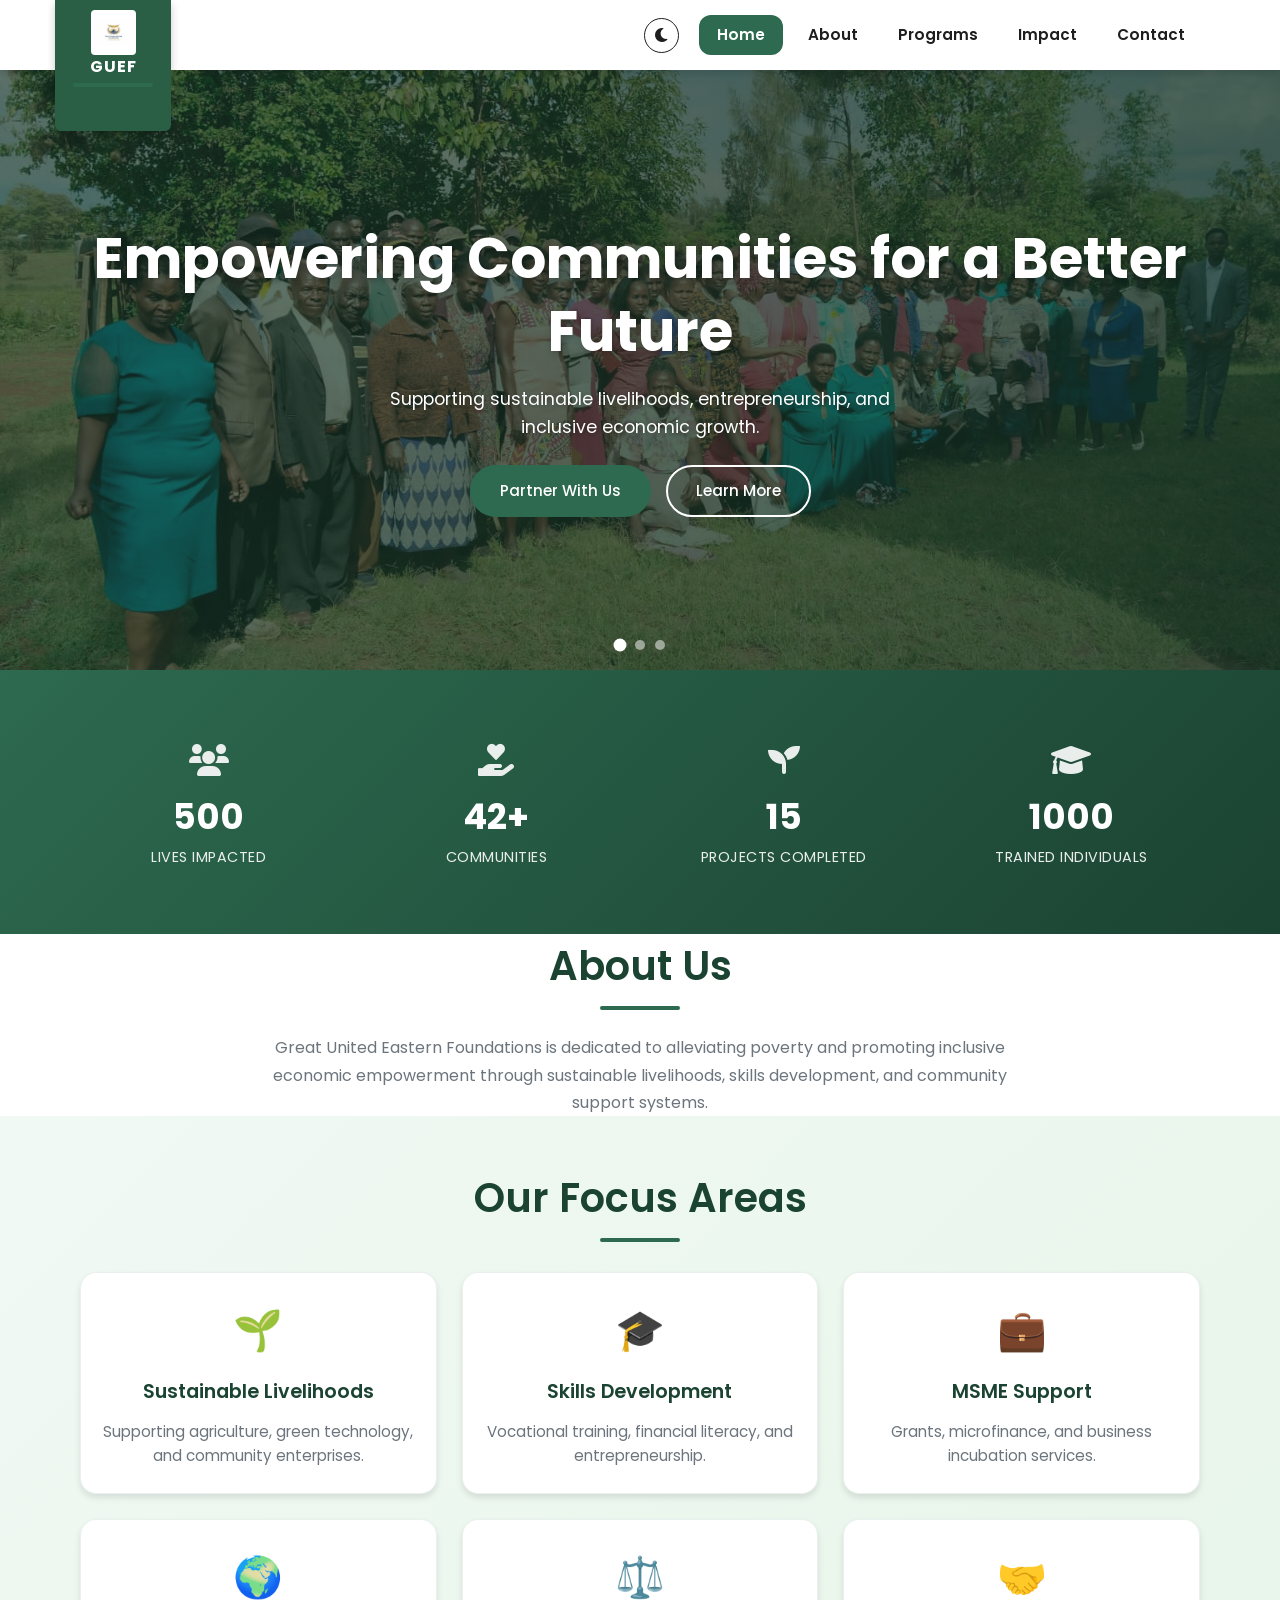
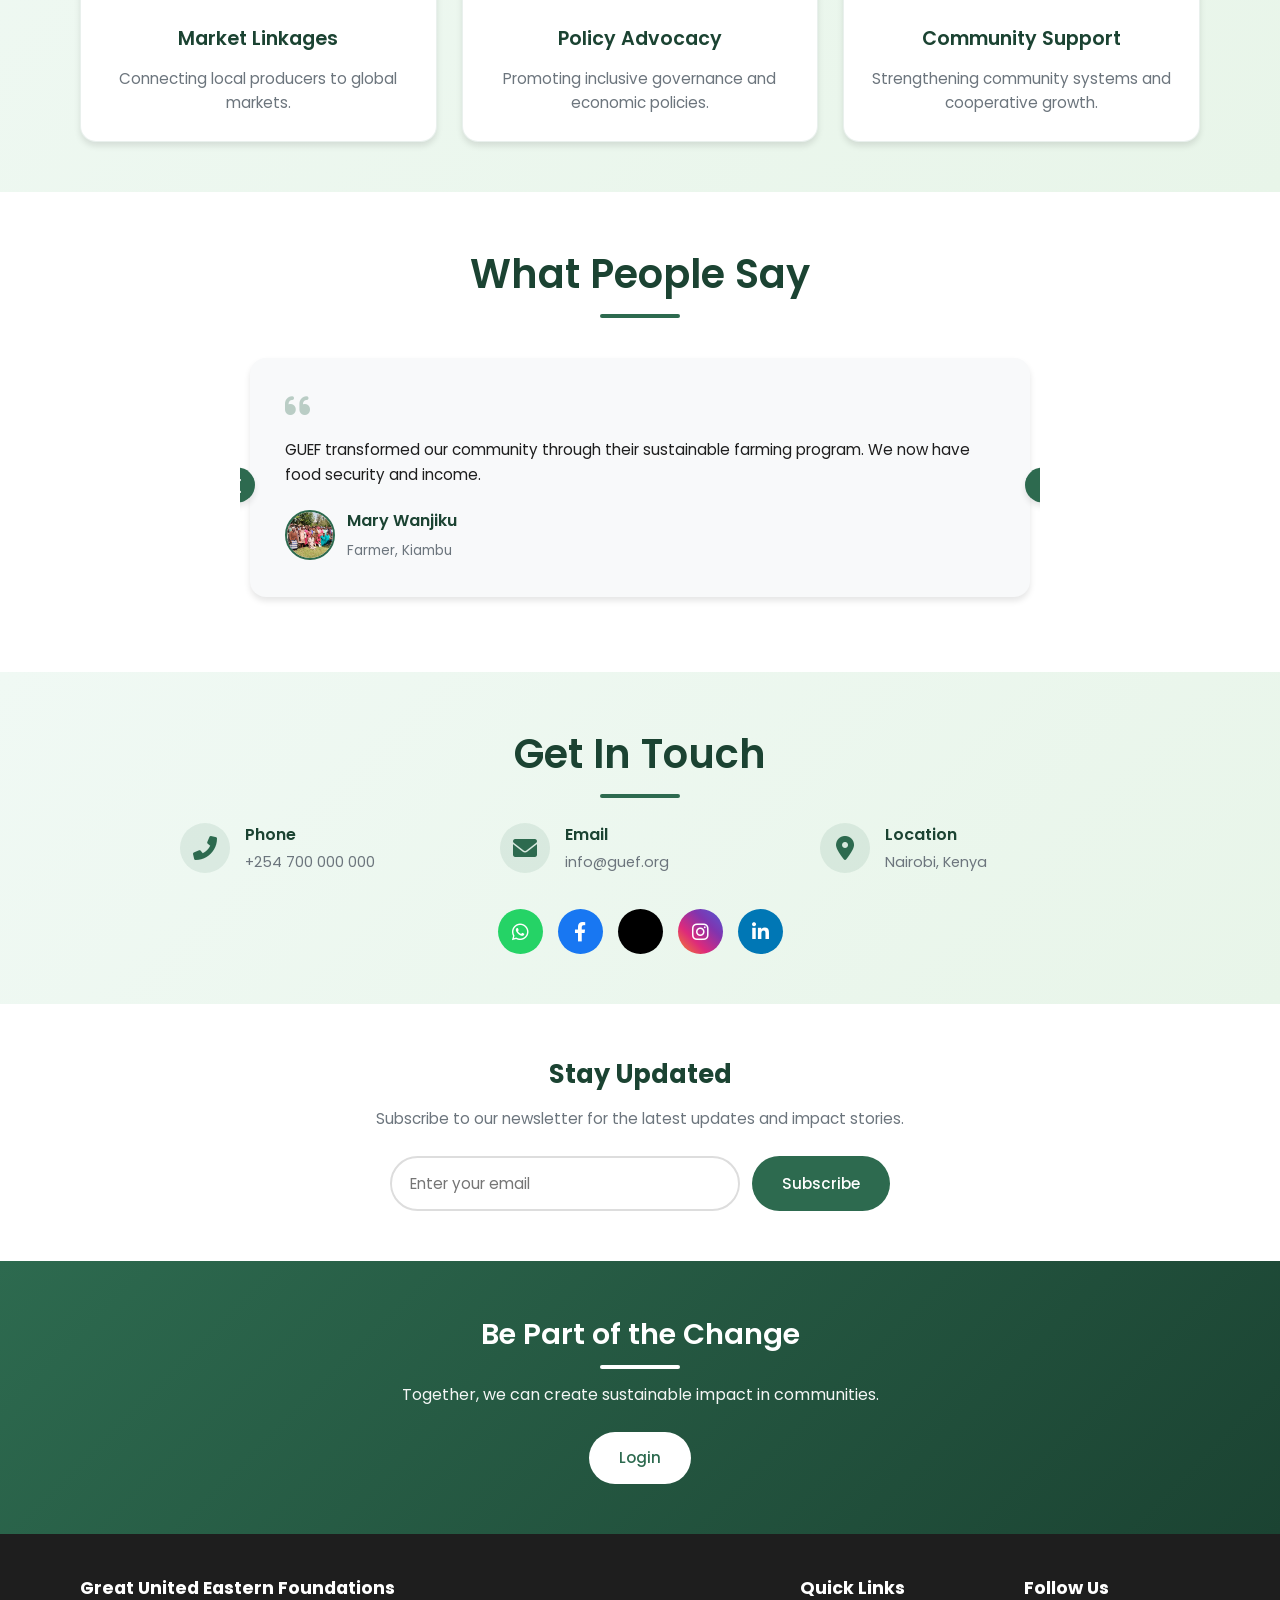
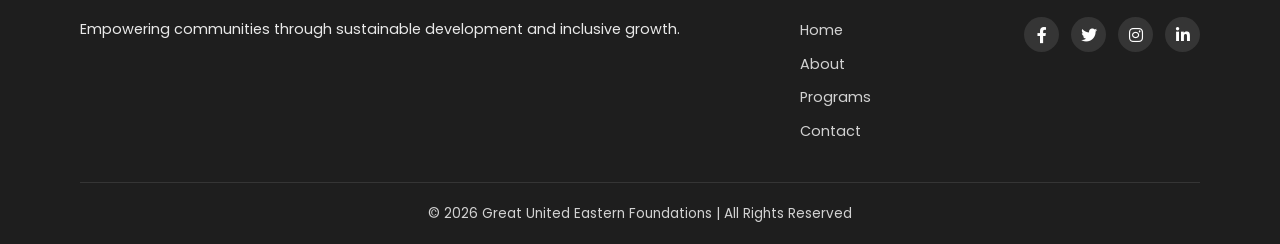
<file: index.html>
<!DOCTYPE html>
<html lang="en">
<head>
    <meta charset="UTF-8">
    <meta name="viewport" content="width=device-width, initial-scale=1.0, maximum-scale=1.0, user-scalable=yes, viewport-fit=cover">
    <meta name="theme-color" content="#2d6a4f">
    <meta name="description" content="Great United Eastern Foundations - Empowering communities through sustainable livelihoods and inclusive economic growth.">
    <title>Great United Eastern Foundations | Empowering Communities</title>

    <!-- Google Font -->
    <link href="https://fonts.googleapis.com/css2?family=Poppins:wght@300;400;500;600;700&display=swap" rel="stylesheet">
    
    <!-- Font Awesome for Icons -->
    <link rel="stylesheet" href="https://cdnjs.cloudflare.com/ajax/libs/font-awesome/6.0.0-beta3/css/all.min.css">

    <link rel="stylesheet" href="style1.css">
</head>
<body>

<!-- Page Loader -->
<div class="loader-wrapper">
    <div class="loader"></div>
</div>

<!-- Sidebar Overlay -->
<div class="sidebar-overlay" id="sidebarOverlay"></div>

<!-- Sidebar Navigation -->
<aside class="sidebar" id="sidebar">
    <div class="sidebar-header">
        <div class="sidebar-logo">
            <img src="logo.jpg" alt="GUEF Logo" class="sidebar-logo-img">
            <span class="sidebar-logo-text">GUEF</span>
        </div>
        <button class="sidebar-close" id="sidebarClose" aria-label="Close menu">
            <i class="fas fa-times"></i>
        </button>
    </div>
    
    <div class="xsidebar-content">
        <ul class="xsidebar-menu">
            <li><a href="#home" class="sidebar-link active"><i class="fas fa-home"></i>Home</a></li>
            <li><a href="#about" class="sidebar-link"><i class="fas fa-info-circle"></i>About</a></li>
            <li><a href="#programs" class="sidebar-link"><i class="fas fa-seedling"></i>Programs</a></li>
            <li><a href="#impact" class="sidebar-link"><i class="fas fa-chart-bar"></i>Our Impact</a></li>
            <li><a href="#contact" class="sidebar-link"><i class="fas fa-envelope"></i>Contact</a></li>
        </ul>
        
        <div class="sidebar-divider"></div>
        
        <div class="sidebar-actions">
            <a href="login.html" class="sidebar-btn primary">Partner With Us</a>
            <a href="learnmore.html" class="sidebar-btn secondary">Learn More</a>
        </div>
        
        <div class="sidebar-social">
            <a href="#" aria-label="WhatsApp"><i class="fab fa-whatsapp"></i></a>
            <a href="#" aria-label="Facebook"><i class="fab fa-facebook-f"></i></a>
            <a href="#" aria-label="Twitter"><i class="fab fa-x-twitter"></i></a>
            <a href="#" aria-label="Instagram"><i class="fab fa-instagram"></i></a>
        </div>
    </div>
</aside>

<!-- Navbar -->
<header>
    <div class="container nav">
        <div class="logo-wrapper">
            <img src="logo.jpg" alt="GUEF Logo" class="logo-img">
            <h2 class="logo-text">GUEF</h2>
        </div>
        
        <div class="nav-controls">
            <!-- Theme Toggle -->
            <button id="themeToggle" class="theme-toggle" aria-label="Toggle theme">
                <i class="fas fa-moon"></i>
            </button>
            
            <!-- Desktop Navigation -->
            <nav class="desktop-nav">
                <a href="#home" class="nav-link active">Home</a>
                <a href="#about" class="nav-link">About</a>
                <a href="#programs" class="nav-link">Programs</a>
                <a href="#impact" class="nav-link">Impact</a>
                <a href="#contact" class="nav-link">Contact</a>
            </nav>
            
            <!-- Hamburger Menu Button (Mobile) -->
            <button class="hamburger" id="hamburger" aria-label="Menu">
                <span></span>
                <span></span>
                <span></span>
            </button>
        </div>
    </div>
</header>

<!-- Hero with Slideshow -->
<section class="hero" id="home">
    <div class="slideshow-container">
        <div class="slide fade">
            <img src="1.jpg" alt="Community empowerment">
        </div>
        <div class="slide fade">
            <img src="4.jpg" alt="Sustainable livelihoods">
        </div>
        <div class="slide fade">
            <img src="6.jpg" alt="Skills development">
        </div>
    </div>
    <div class="overlay">
        <div class="container hero-content">
            <h1>Empowering Communities for a Better Future</h1>
            <p>
                Supporting sustainable livelihoods, entrepreneurship, and inclusive economic growth.
            </p>
            <div class="buttons">
                <a href="login.html" class="btn primary">Partner With Us</a>
                <a href="learnmore.html" class="btn secondary">Learn More</a>
            </div>
        </div>
    </div>
    <!-- Slide Indicators -->
    <div class="slide-dots">
        <span class="dot active"></span>
        <span class="dot"></span>
        <span class="dot"></span>
    </div>
</section>

<!-- Impact Stats -->
<section class="impact-stats" id="impact">
    <div class="container">
        <div class="stats-grid">
            <div class="stat-item">
                <div class="stat-icon"><i class="fas fa-users"></i></div>
                <div class="stat-number" data-target="5000">500</div>
                <div class="stat-label">Lives Impacted</div>
            </div>
            <div class="stat-item">
                <div class="stat-icon"><i class="fas fa-hand-holding-heart"></i></div>
                <div class="stat-number" data-target="25">42+</div>
                <div class="stat-label">Communities</div>
            </div>
            <div class="stat-item">
                <div class="stat-icon"><i class="fas fa-seedling"></i></div>
                <div class="stat-number" data-target="150">15</div>
                <div class="stat-label">Projects Completed</div>
            </div>
            <div class="stat-item">
                <div class="stat-icon"><i class="fas fa-graduation-cap"></i></div>
                <div class="stat-number" data-target="1200">1000</div>
                <div class="stat-label">Trained Individuals</div>
            </div>
        </div>
    </div>
</section>

<!-- About -->
<section class="about container" id="about">
    <h2>About Us</h2>
    <p>
        Great United Eastern Foundations is dedicated to alleviating poverty and promoting inclusive
        economic empowerment through sustainable livelihoods, skills development, and community support systems.
    </p>
</section>

<!-- Programs -->
<section class="programs" id="programs">
    <div class="container">
        <h2>Our Focus Areas</h2>

        <div class="cards">
            <div class="card">
                <div class="card-icon">🌱</div>
                <h3>Sustainable Livelihoods</h3>
                <p>Supporting agriculture, green technology, and community enterprises.</p>
            </div>

            <div class="card">
                <div class="card-icon">🎓</div>
                <h3>Skills Development</h3>
                <p>Vocational training, financial literacy, and entrepreneurship.</p>
            </div>

            <div class="card">
                <div class="card-icon">💼</div>
                <h3>MSME Support</h3>
                <p>Grants, microfinance, and business incubation services.</p>
            </div>

            <div class="card">
                <div class="card-icon">🌍</div>
                <h3>Market Linkages</h3>
                <p>Connecting local producers to global markets.</p>
            </div>

            <div class="card">
                <div class="card-icon">⚖️</div>
                <h3>Policy Advocacy</h3>
                <p>Promoting inclusive governance and economic policies.</p>
            </div>

            <div class="card">
                <div class="card-icon">🤝</div>
                <h3>Community Support</h3>
                <p>Strengthening community systems and cooperative growth.</p>
            </div>
        </div>
    </div>
</section>

<!-- Testimonials -->
<section class="testimonials">
    <div class="container">
        <h2>What People Say</h2>
        <div class="testimonial-slider">
            <div class="testimonial-slides">
                <div class="testimonial-slide">
                    <div class="testimonial-content">
                        <i class="fas fa-quote-left"></i>
                        <p>GUEF transformed our community through their sustainable farming program. We now have food security and income.</p>
                        <div class="testimonial-author">
                            <img src="1.jpg" alt="Mary Wanjiku">
                            <div>
                                <h4>Mary Wanjiku</h4>
                                <span>Farmer, Kiambu</span>
                            </div>
                        </div>
                    </div>
                </div>
                <div class="testimonial-slide">
                    <div class="testimonial-content">
                        <i class="fas fa-quote-left"></i>
                        <p>The skills training I received helped me start my own business. I'm now employing three people from my village.</p>
                        <div class="testimonial-author">
                            <img src="4.jpg" alt="John Odhiambo">
                            <div>
                                <h4>John Odhiambo</h4>
                                <span>Entrepreneur, Kisumu</span>
                            </div>
                        </div>
                    </div>
                </div>
                <div class="testimonial-slide">
                    <div class="testimonial-content">
                        <i class="fas fa-quote-left"></i>
                        <p>Their microfinance program gave me the capital I needed. Today, my shop supports my entire family.</p>
                        <div class="testimonial-author">
                            <img src="6.jpg" alt="Grace Akinyi">
                            <div>
                                <h4>Grace Akinyi</h4>
                                <span>Shop Owner, Nakuru</span>
                            </div>
                        </div>
                    </div>
                </div>
            </div>
            <button class="testimonial-prev" aria-label="Previous testimonial"><i class="fas fa-chevron-left"></i></button>
            <button class="testimonial-next" aria-label="Next testimonial"><i class="fas fa-chevron-right"></i></button>
            <div class="testimonial-dots"></div>
        </div>
    </div>
</section>

<!-- Contact Section -->
<section class="contact" id="contact">
    <div class="container">
        <h2>Get In Touch</h2>
        <div class="contact-info">
            <div class="contact-item">
                <i class="fas fa-phone-alt"></i>
                <div>
                    <h4>Phone</h4>
                    <p>+254 700 000 000</p>
                </div>
            </div>
            <div class="contact-item">
                <i class="fas fa-envelope"></i>
                <div>
                    <h4>Email</h4>
                    <p>info@guef.org</p>
                </div>
            </div>
            <div class="contact-item">
                <i class="fas fa-map-marker-alt"></i>
                <div>
                    <h4>Location</h4>
                    <p>Nairobi, Kenya</p>
                </div>
            </div>
        </div>
        <div class="social-links">
            <a href="#" class="social-icon whatsapp" aria-label="WhatsApp"><i class="fab fa-whatsapp"></i></a>
            <a href="#" class="social-icon facebook" aria-label="Facebook"><i class="fab fa-facebook-f"></i></a>
            <a href="#" class="social-icon twitter" aria-label="X (Twitter)"><i class="fab fa-x-twitter"></i></a>
            <a href="#" class="social-icon instagram" aria-label="Instagram"><i class="fab fa-instagram"></i></a>
            <a href="#" class="social-icon linkedin" aria-label="LinkedIn"><i class="fab fa-linkedin-in"></i></a>
        </div>
    </div>
</section>

<!-- Newsletter -->
<section class="newsletter">
    <div class="container">
        <div class="newsletter-content">
            <h3>Stay Updated</h3>
            <p>Subscribe to our newsletter for the latest updates and impact stories.</p>
            <form class="newsletter-form" id="newsletterForm">
                <input type="email" placeholder="Enter your email" required>
                <button type="submit" class="btn primary">Subscribe</button>
            </form>
        </div>
    </div>
</section>

<!-- CTA -->
<section class="cta">
    <div class="container">
        <h2>Be Part of the Change</h2>
        <p>Together, we can create sustainable impact in communities.</p>
        <a href="login.html" class="btn primary">Login</a>
    </div>
</section>

<!-- Footer -->
<footer>
    <div class="container">
        <div class="footer-content">
            <div class="footer-section">
                <h4>Great United Eastern Foundations</h4>
                <p>Empowering communities through sustainable development and inclusive growth.</p>
            </div>
            <div class="footer-section">
                <h4>Quick Links</h4>
                <ul>
                    <li><a href="#home">Home</a></li>
                    <li><a href="#about">About</a></li>
                    <li><a href="#programs">Programs</a></li>
                    <li><a href="#contact">Contact</a></li>
                </ul>
            </div>
            <div class="footer-section">
                <h4>Follow Us</h4>
                <div class="footer-social">
                    <a href="#" aria-label="Facebook"><i class="fab fa-facebook-f"></i></a>
                    <a href="#" aria-label="Twitter"><i class="fab fa-twitter"></i></a>
                    <a href="#" aria-label="Instagram"><i class="fab fa-instagram"></i></a>
                    <a href="#" aria-label="LinkedIn"><i class="fab fa-linkedin-in"></i></a>
                </div>
            </div>
        </div>
        <div class="footer-bottom">
            <p>© 2026 Great United Eastern Foundations | All Rights Reserved</p>
        </div>
    </div>
</footer>

<!-- Back to Top Button -->
<button id="backToTop" class="back-to-top" aria-label="Back to top">
    <i class="fas fa-arrow-up"></i>
</button>

<!-- JavaScript -->
<script src="script.js"></script>
</body>
</html>
</file>
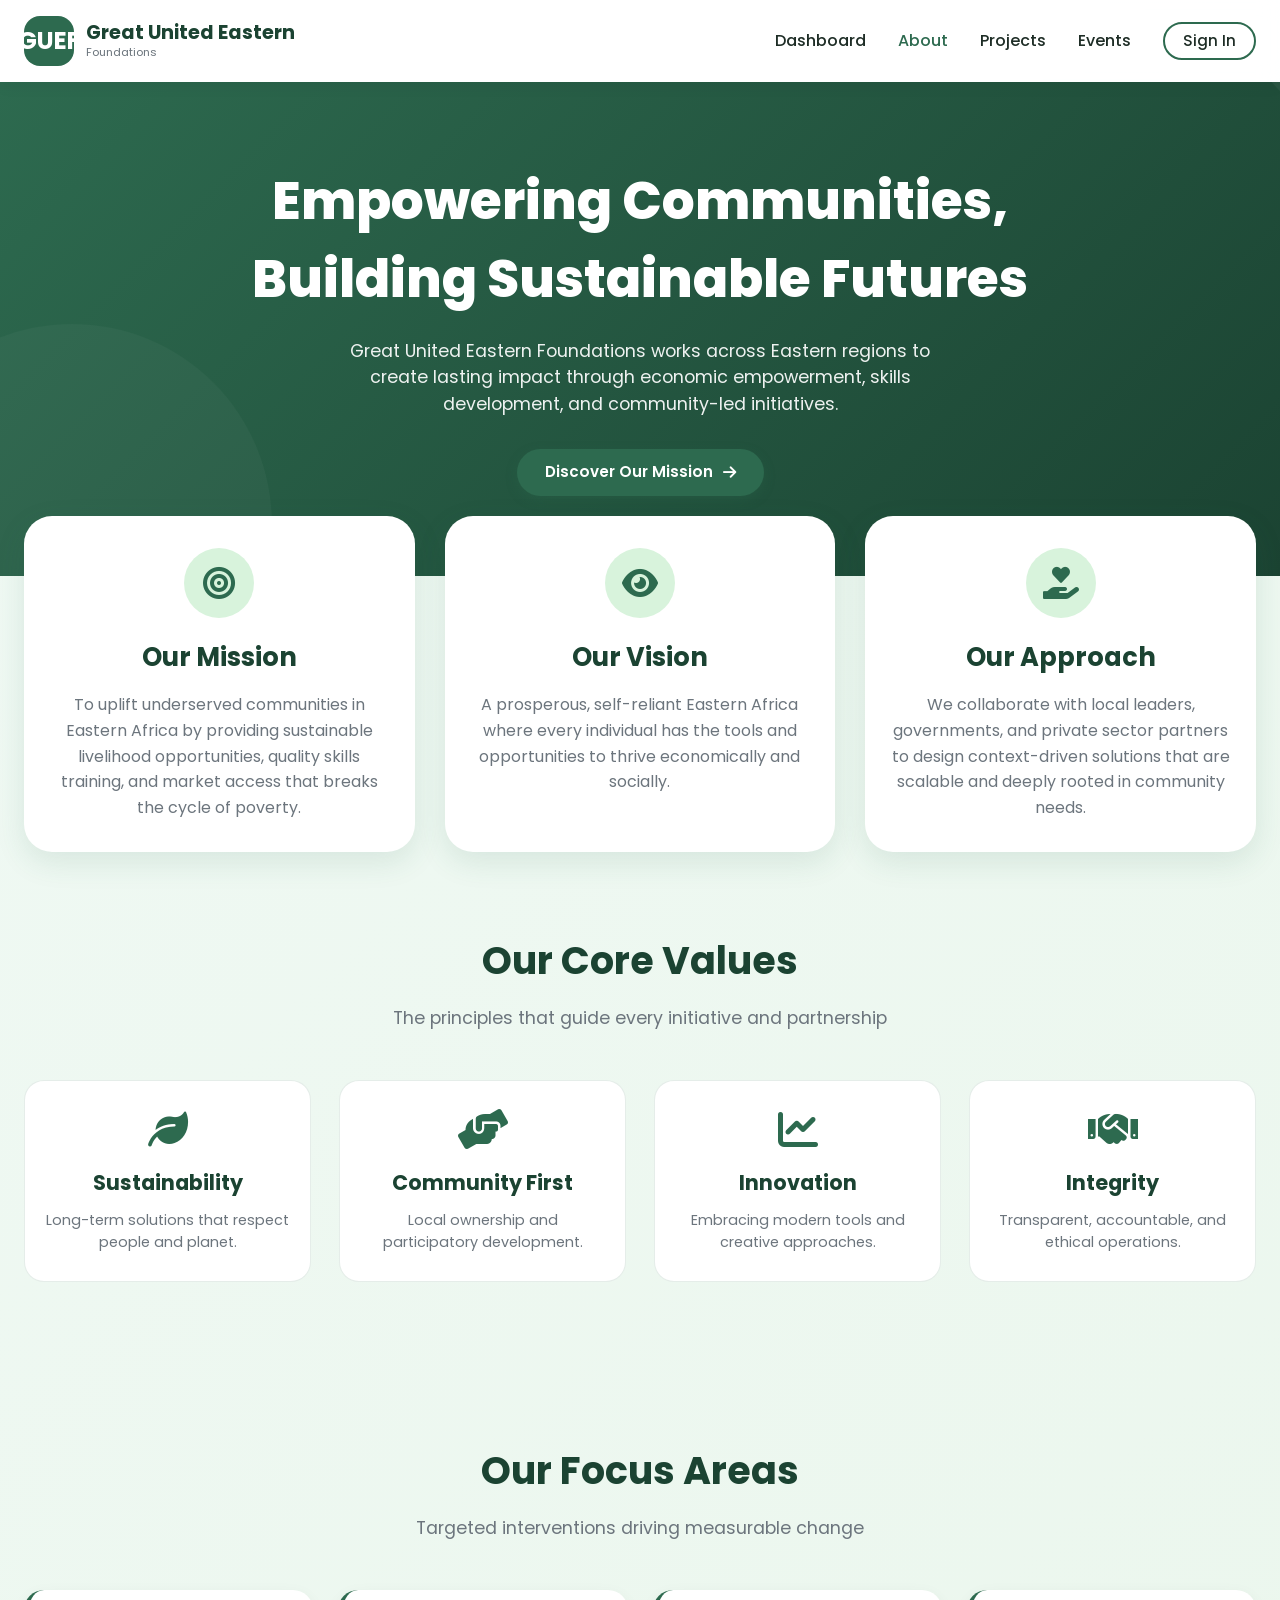
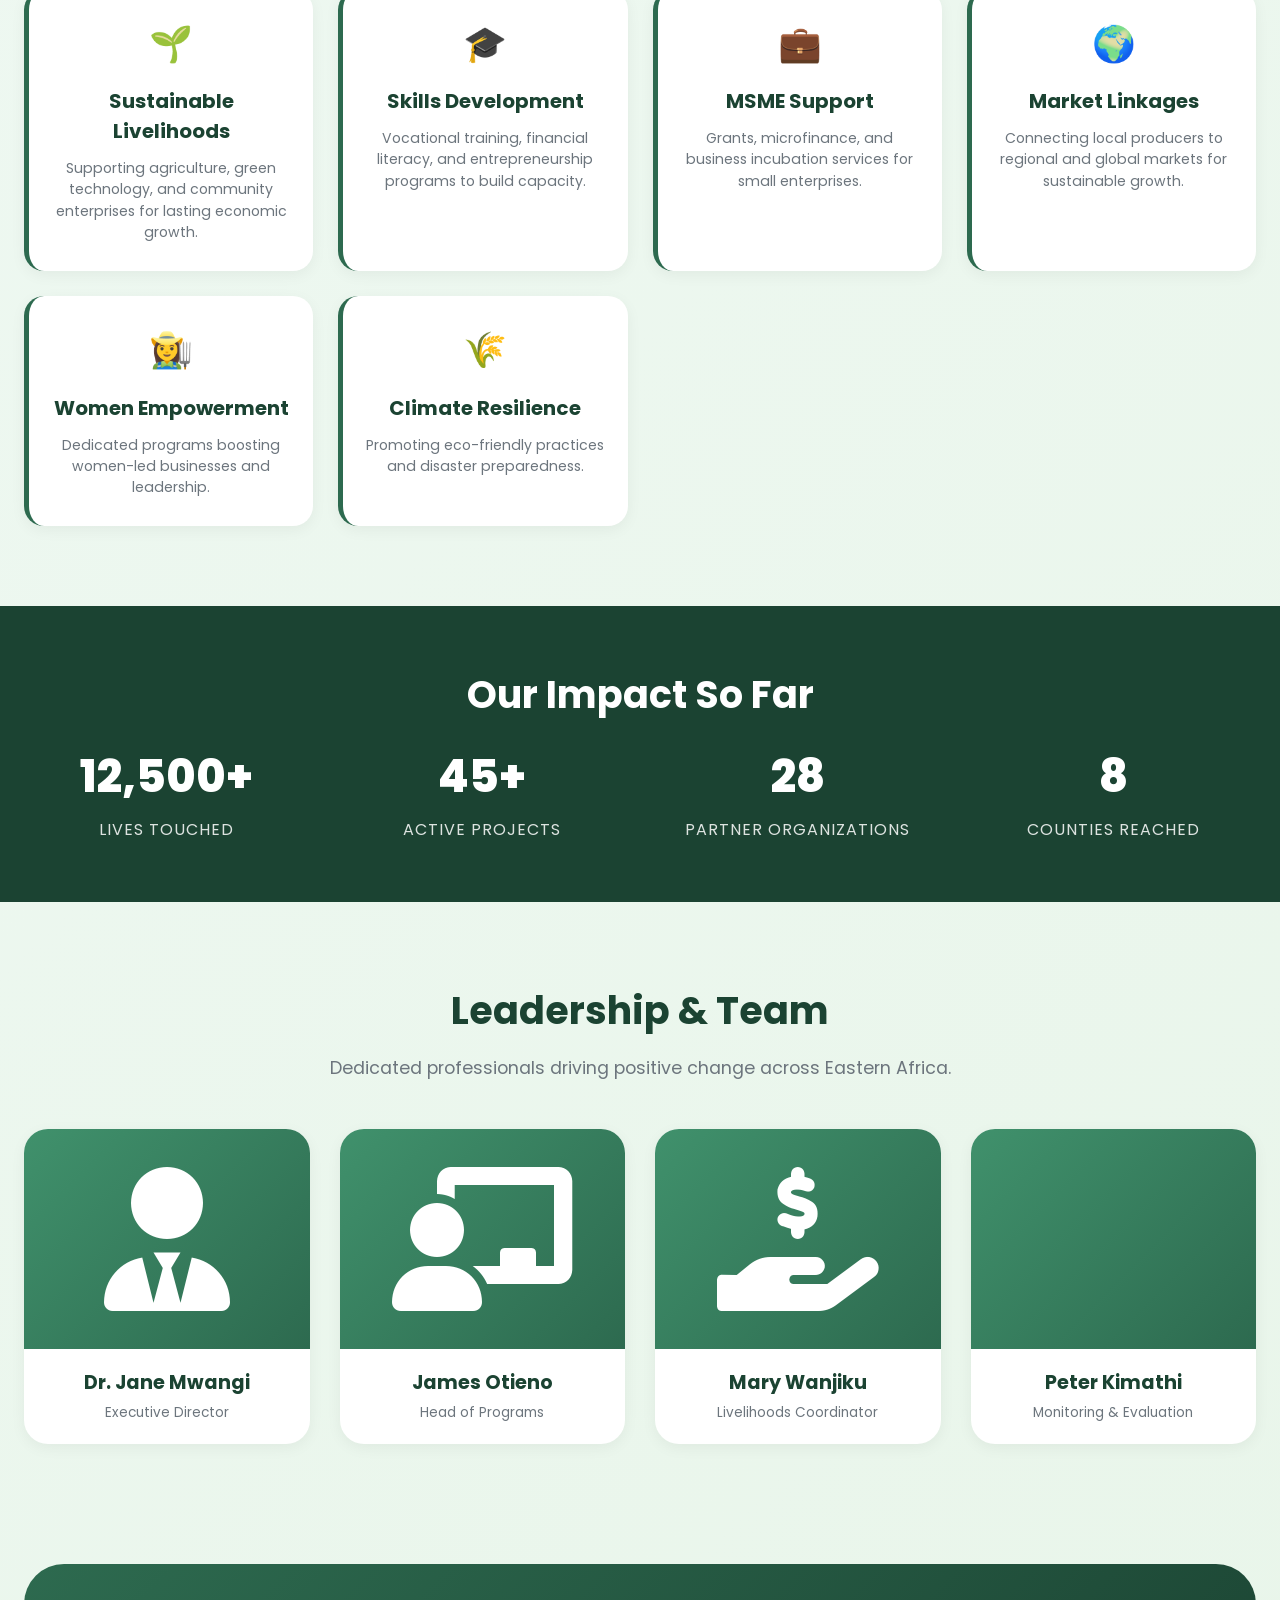
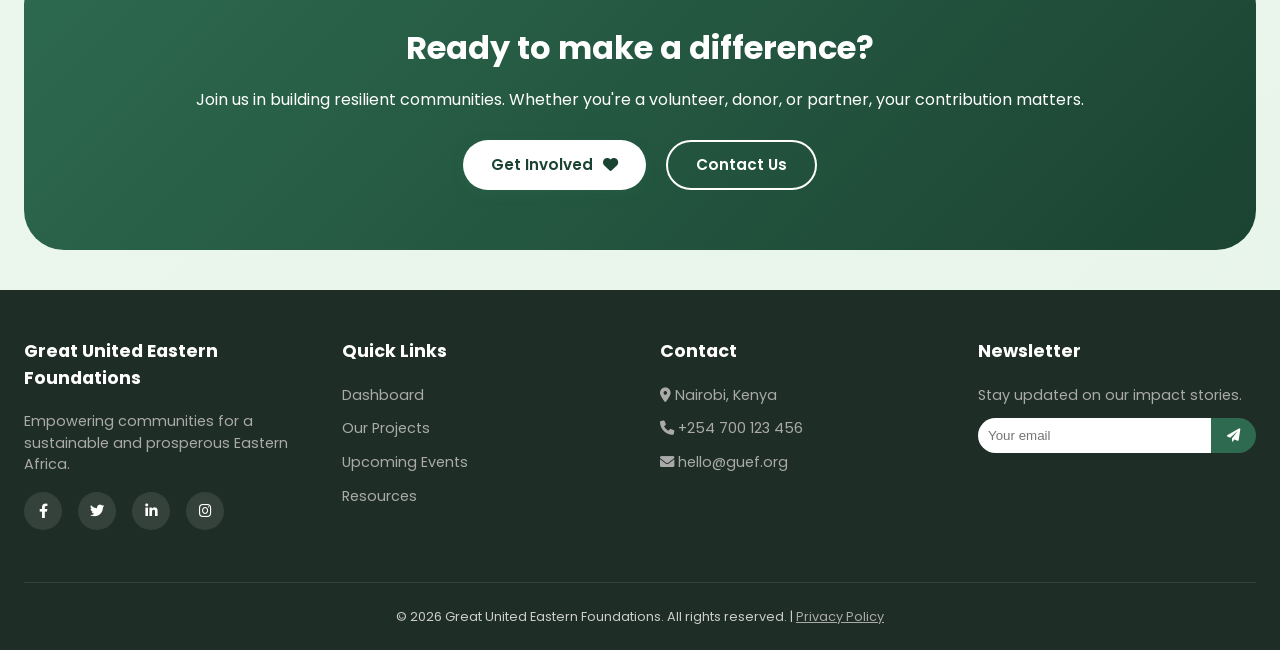
<file: learnmore.html>
<!DOCTYPE html>
<html lang="en">
<head>
    <meta charset="UTF-8">
    <meta name="viewport" content="width=device-width, initial-scale=1.0, maximum-scale=1.0, user-scalable=yes, viewport-fit=cover">
    <meta name="theme-color" content="#2d6a4f">
    <title>About Us - Great United Eastern Foundations</title>
    
    <link href="https://fonts.googleapis.com/css2?family=Poppins:wght@300;400;500;600;700;800&display=swap" rel="stylesheet">
    <link rel="stylesheet" href="https://cdnjs.cloudflare.com/ajax/libs/font-awesome/6.0.0-beta3/css/all.min.css">
    
    <style>
        * {
            margin: 0;
            padding: 0;
            box-sizing: border-box;
        }

        :root {
            --primary: #2d6a4f;
            --primary-dark: #1b4332;
            --primary-light: #40916c;
            --secondary: #74c69d;
            --accent: #d8f3dc;
            --light: #f8f9fa;
            --dark: #1e2d26;
            --gray: #6c757d;
            --white: #ffffff;
            --success: #27ae60;
            --warning: #f39c12;
            --border: rgba(45, 106, 79, 0.12);
            --shadow-sm: 0 4px 15px rgba(0, 0, 0, 0.05);
            --shadow-md: 0 10px 30px rgba(45, 106, 79, 0.12);
            --shadow-lg: 0 20px 40px rgba(0, 0, 0, 0.1);
        }

        body {
            font-family: 'Poppins', sans-serif;
            background: linear-gradient(135deg, #f0f9f4 0%, #e8f5e9 100%);
            color: var(--dark);
            line-height: 1.5;
            overflow-x: hidden;
        }

        /* ===== REUSABLE COMPONENTS ===== */
        .container {
            max-width: 1280px;
            margin: 0 auto;
            padding: 0 24px;
        }

        .section {
            padding: 80px 0;
        }

        .section-title {
            font-size: clamp(28px, 5vw, 38px);
            font-weight: 700;
            color: var(--primary-dark);
            margin-bottom: 16px;
            text-align: center;
        }

        .section-subtitle {
            font-size: 1.1rem;
            color: var(--gray);
            text-align: center;
            max-width: 700px;
            margin: 0 auto 48px;
        }

        .btn {
            display: inline-flex;
            align-items: center;
            gap: 10px;
            padding: 12px 28px;
            border-radius: 40px;
            font-weight: 600;
            text-decoration: none;
            transition: all 0.3s ease;
            border: none;
            cursor: pointer;
            font-family: 'Poppins', sans-serif;
            font-size: 0.95rem;
        }

        .btn-primary {
            background: var(--primary);
            color: var(--white);
            box-shadow: 0 4px 12px rgba(45, 106, 79, 0.25);
        }

        .btn-primary:hover {
            background: var(--primary-dark);
            transform: translateY(-3px);
            box-shadow: 0 8px 20px rgba(45, 106, 79, 0.35);
        }

        .btn-outline {
            background: transparent;
            color: var(--primary);
            border: 2px solid var(--primary);
        }

        .btn-outline:hover {
            background: var(--primary);
            color: white;
            transform: translateY(-2px);
        }

        /* ===== HEADER / NAVIGATION ===== */
        .navbar {
            background: var(--white);
            box-shadow: var(--shadow-sm);
            position: sticky;
            top: 0;
            z-index: 1000;
            backdrop-filter: blur(10px);
            background: rgba(255, 255, 255, 0.95);
        }

        .nav-container {
            display: flex;
            justify-content: space-between;
            align-items: center;
            padding: 16px 24px;
            max-width: 1400px;
            margin: 0 auto;
        }

        .logo {
            display: flex;
            align-items: center;
            gap: 12px;
        }

        .logo-img {
            width: 50px;
            height: 50px;
            background: var(--primary);
            border-radius: 16px;
            display: flex;
            align-items: center;
            justify-content: center;
            color: white;
            font-size: 1.5rem;
            font-weight: bold;
        }

        .logo-text h1 {
            font-size: 1.2rem;
            font-weight: 700;
            color: var(--primary-dark);
            line-height: 1.2;
        }

        .logo-text p {
            font-size: 0.7rem;
            color: var(--gray);
        }

        .nav-links {
            display: flex;
            gap: 32px;
            align-items: center;
        }

        .nav-links a {
            text-decoration: none;
            color: var(--dark);
            font-weight: 500;
            transition: color 0.2s;
        }

        .nav-links a:hover,
        .nav-links a.active {
            color: var(--primary);
        }

        .mobile-menu-btn {
            display: none;
            background: none;
            border: none;
            font-size: 1.5rem;
            color: var(--primary);
            cursor: pointer;
            padding: 8px;
        }

        /* ===== HERO SECTION ===== */
        .hero {
            background: linear-gradient(135deg, var(--primary) 0%, var(--primary-dark) 100%);
            color: white;
            padding: 80px 0;
            text-align: center;
            position: relative;
            overflow: hidden;
        }

        .hero::before {
            content: '';
            position: absolute;
            top: -50%;
            right: -20%;
            width: 300px;
            height: 300px;
            background: rgba(255, 255, 255, 0.05);
            border-radius: 50%;
        }

        .hero::after {
            content: '';
            position: absolute;
            bottom: -30%;
            left: -10%;
            width: 400px;
            height: 400px;
            background: rgba(255, 255, 255, 0.03);
            border-radius: 50%;
        }

        .hero-content {
            position: relative;
            z-index: 2;
            max-width: 800px;
            margin: 0 auto;
        }

        .hero h1 {
            font-size: clamp(32px, 6vw, 52px);
            font-weight: 800;
            margin-bottom: 20px;
        }

        .hero p {
            font-size: 1.1rem;
            opacity: 0.92;
            margin-bottom: 32px;
            max-width: 600px;
            margin-left: auto;
            margin-right: auto;
        }

        /* ===== MISSION & VISION ===== */
        .mission-vision {
            display: grid;
            grid-template-columns: repeat(auto-fit, minmax(280px, 1fr));
            gap: 30px;
            margin-top: -60px;
            position: relative;
            z-index: 5;
        }

        .mv-card {
            background: var(--white);
            padding: 32px 24px;
            border-radius: 28px;
            text-align: center;
            box-shadow: var(--shadow-md);
            transition: transform 0.3s;
        }

        .mv-card:hover {
            transform: translateY(-8px);
        }

        .mv-icon {
            width: 70px;
            height: 70px;
            background: var(--accent);
            border-radius: 50%;
            display: flex;
            align-items: center;
            justify-content: center;
            margin: 0 auto 20px;
            font-size: 2rem;
            color: var(--primary);
        }

        .mv-card h3 {
            font-size: 1.6rem;
            margin-bottom: 16px;
            color: var(--primary-dark);
        }

        .mv-card p {
            color: var(--gray);
            line-height: 1.6;
        }

        /* ===== CORE VALUES ===== */
        .values-grid {
            display: grid;
            grid-template-columns: repeat(auto-fit, minmax(250px, 1fr));
            gap: 28px;
            margin-top: 20px;
        }

        .value-card {
            background: var(--white);
            padding: 28px 20px;
            border-radius: 20px;
            text-align: center;
            transition: all 0.3s;
            border: 1px solid var(--border);
        }

        .value-card i {
            font-size: 2.5rem;
            color: var(--primary);
            margin-bottom: 18px;
        }

        .value-card h4 {
            font-size: 1.3rem;
            margin-bottom: 12px;
            color: var(--primary-dark);
        }

        .value-card p {
            font-size: 0.9rem;
            color: var(--gray);
        }

        /* ===== FOCUS AREAS (from dashboard) ===== */
        .focus-grid {
            display: grid;
            grid-template-columns: repeat(auto-fit, minmax(240px, 1fr));
            gap: 25px;
        }

        .focus-item {
            background: var(--white);
            border-radius: 20px;
            padding: 28px 20px;
            text-align: center;
            box-shadow: var(--shadow-sm);
            transition: all 0.3s;
            border-left: 5px solid var(--primary);
        }

        .focus-item:hover {
            transform: translateY(-5px);
            box-shadow: var(--shadow-md);
        }

        .focus-icon {
            font-size: 2.2rem;
            margin-bottom: 16px;
        }

        .focus-item h3 {
            font-size: 1.25rem;
            margin-bottom: 12px;
            color: var(--primary-dark);
        }

        .focus-item p {
            font-size: 0.88rem;
            color: var(--gray);
            line-height: 1.5;
        }

        /* ===== IMPACT STATS ===== */
        .stats-section {
            background: var(--primary-dark);
            color: white;
        }

        .stats-grid {
            display: grid;
            grid-template-columns: repeat(auto-fit, minmax(180px, 1fr));
            gap: 30px;
            text-align: center;
        }

        .stat-number {
            font-size: 2.8rem;
            font-weight: 800;
            margin-bottom: 8px;
        }

        .stat-label {
            font-size: 1rem;
            opacity: 0.85;
            text-transform: uppercase;
            letter-spacing: 1px;
        }

        /* ===== TEAM SECTION (optional but engaging) ===== */
        .team-grid {
            display: grid;
            grid-template-columns: repeat(auto-fit, minmax(220px, 1fr));
            gap: 30px;
            margin-top: 20px;
        }

        .team-card {
            background: var(--white);
            border-radius: 24px;
            overflow: hidden;
            text-align: center;
            box-shadow: var(--shadow-sm);
            transition: transform 0.3s;
        }

        .team-card:hover {
            transform: translateY(-5px);
        }

        .team-img {
            width: 100%;
            height: 220px;
            background: linear-gradient(135deg, var(--primary-light), var(--primary));
            display: flex;
            align-items: center;
            justify-content: center;
            font-size: 3rem;
            color: white;
        }

        .team-info {
            padding: 20px;
        }

        .team-info h4 {
            font-size: 1.2rem;
            margin-bottom: 5px;
            color: var(--primary-dark);
        }

        .team-info p {
            color: var(--gray);
            font-size: 0.85rem;
        }

        /* ===== CALL TO ACTION ===== */
        .cta-section {
            background: linear-gradient(135deg, var(--primary) 0%, var(--primary-dark) 100%);
            text-align: center;
            padding: 60px 24px;
            border-radius: 40px;
            margin: 40px 0;
            color: white;
        }

        .cta-section h2 {
            font-size: clamp(24px, 4vw, 32px);
            margin-bottom: 16px;
        }

        .cta-buttons {
            display: flex;
            gap: 20px;
            justify-content: center;
            flex-wrap: wrap;
            margin-top: 28px;
        }

        /* ===== FOOTER ===== */
        .footer {
            background: var(--dark);
            color: #ccc;
            padding: 48px 0 24px;
            margin-top: 40px;
        }

        .footer-content {
            display: grid;
            grid-template-columns: repeat(auto-fit, minmax(200px, 1fr));
            gap: 40px;
            margin-bottom: 40px;
        }

        .footer-col h4 {
            color: white;
            margin-bottom: 20px;
            font-size: 1.1rem;
        }

        .footer-col p, .footer-col a {
            color: #aaa;
            text-decoration: none;
            display: block;
            margin-bottom: 12px;
            font-size: 0.9rem;
            transition: color 0.2s;
        }

        .footer-col a:hover {
            color: var(--secondary);
        }

        .social-links {
            display: flex;
            gap: 16px;
            margin-top: 16px;
        }

        .social-links a {
            background: rgba(255,255,255,0.1);
            width: 38px;
            height: 38px;
            border-radius: 50%;
            display: flex;
            align-items: center;
            justify-content: center;
            color: white;
            transition: 0.2s;
        }

        .social-links a:hover {
            background: var(--primary);
            transform: translateY(-3px);
        }

        .copyright {
            text-align: center;
            padding-top: 24px;
            border-top: 1px solid rgba(255,255,255,0.1);
            font-size: 0.8rem;
        }

        /* ===== RESPONSIVE ===== */
        @media (max-width: 992px) {
            .section {
                padding: 60px 0;
            }
            .mission-vision {
                margin-top: -40px;
            }
        }

        @media (max-width: 768px) {
            .nav-links {
                display: none;
                position: absolute;
                top: 70px;
                left: 0;
                right: 0;
                background: white;
                flex-direction: column;
                padding: 20px;
                box-shadow: var(--shadow-md);
                gap: 20px;
            }
            .nav-links.active {
                display: flex;
            }
            .mobile-menu-btn {
                display: block;
            }
            .container {
                padding: 0 20px;
            }
            .hero {
                padding: 60px 0;
            }
            .stats-grid {
                gap: 20px;
            }
            .stat-number {
                font-size: 2rem;
            }
        }

        @media (max-width: 480px) {
            .section-title {
                font-size: 28px;
            }
            .btn {
                padding: 10px 20px;
                font-size: 0.85rem;
            }
            .mv-card {
                padding: 24px 16px;
            }
        }
    </style>
</head>
<body>

<!-- Navigation Bar -->
<nav class="navbar">
    <div class="nav-container">
        <div class="logo">
            <div class="logo-img">GUEF</div>
            <div class="logo-text">
                <h1>Great United Eastern</h1>
                <p>Foundations</p>
            </div>
        </div>
        <button class="mobile-menu-btn" id="mobileMenuBtn" aria-label="Menu">
            <i class="fas fa-bars"></i>
        </button>
        <div class="nav-links" id="navLinks">
            <a href="dashboard.html">Dashboard</a>
            <a href="learnmore.html" class="active">About</a>
            <a href="projects.html">Projects</a>
            <a href="events.html">Events</a>
            <a href="login.html" class="btn btn-outline" style="padding: 6px 18px;">Sign In</a>
        </div>
    </div>
</nav>

<!-- Hero Section -->
<section class="hero">
    <div class="container">
        <div class="hero-content">
            <h1>Empowering Communities,<br>Building Sustainable Futures</h1>
            <p>Great United Eastern Foundations works across Eastern regions to create lasting impact through economic empowerment, skills development, and community-led initiatives.</p>
            <a href="#mission" class="btn btn-primary">Discover Our Mission <i class="fas fa-arrow-right"></i></a>
        </div>
    </div>
</section>

<div class="container">
    <!-- Mission & Vision Cards (overlapping hero slightly) -->
    <div class="mission-vision" id="mission">
        <div class="mv-card">
            <div class="mv-icon"><i class="fas fa-bullseye"></i></div>
            <h3>Our Mission</h3>
            <p>To uplift underserved communities in Eastern Africa by providing sustainable livelihood opportunities, quality skills training, and market access that breaks the cycle of poverty.</p>
        </div>
        <div class="mv-card">
            <div class="mv-icon"><i class="fas fa-eye"></i></div>
            <h3>Our Vision</h3>
            <p>A prosperous, self-reliant Eastern Africa where every individual has the tools and opportunities to thrive economically and socially.</p>
        </div>
        <div class="mv-card">
            <div class="mv-icon"><i class="fas fa-hand-holding-heart"></i></div>
            <h3>Our Approach</h3>
            <p>We collaborate with local leaders, governments, and private sector partners to design context-driven solutions that are scalable and deeply rooted in community needs.</p>
        </div>
    </div>

    <!-- Core Values -->
    <div class="section">
        <h2 class="section-title">Our Core Values</h2>
        <p class="section-subtitle">The principles that guide every initiative and partnership</p>
        <div class="values-grid">
            <div class="value-card"><i class="fas fa-leaf"></i><h4>Sustainability</h4><p>Long-term solutions that respect people and planet.</p></div>
            <div class="value-card"><i class="fas fa-hands-helping"></i><h4>Community First</h4><p>Local ownership and participatory development.</p></div>
            <div class="value-card"><i class="fas fa-chart-line"></i><h4>Innovation</h4><p>Embracing modern tools and creative approaches.</p></div>
            <div class="value-card"><i class="fas fa-handshake"></i><h4>Integrity</h4><p>Transparent, accountable, and ethical operations.</p></div>
        </div>
    </div>

    <!-- Focus Areas (Extracted from dashboard context) -->
    <div class="section">
        <h2 class="section-title">Our Focus Areas</h2>
        <p class="section-subtitle">Targeted interventions driving measurable change</p>
        <div class="focus-grid">
            <div class="focus-item"><div class="focus-icon">🌱</div><h3>Sustainable Livelihoods</h3><p>Supporting agriculture, green technology, and community enterprises for lasting economic growth.</p></div>
            <div class="focus-item"><div class="focus-icon">🎓</div><h3>Skills Development</h3><p>Vocational training, financial literacy, and entrepreneurship programs to build capacity.</p></div>
            <div class="focus-item"><div class="focus-icon">💼</div><h3>MSME Support</h3><p>Grants, microfinance, and business incubation services for small enterprises.</p></div>
            <div class="focus-item"><div class="focus-icon">🌍</div><h3>Market Linkages</h3><p>Connecting local producers to regional and global markets for sustainable growth.</p></div>
            <div class="focus-item"><div class="focus-icon">👩‍🌾</div><h3>Women Empowerment</h3><p>Dedicated programs boosting women-led businesses and leadership.</p></div>
            <div class="focus-item"><div class="focus-icon">🌾</div><h3>Climate Resilience</h3><p>Promoting eco-friendly practices and disaster preparedness.</p></div>
        </div>
    </div>
</div>

<!-- Impact Statistics Section (full width) -->
<section class="stats-section">
    <div class="container" style="padding: 60px 24px;">
        <h2 class="section-title" style="color: white; margin-bottom: 20px;">Our Impact So Far</h2>
        <div class="stats-grid">
            <div><div class="stat-number">12,500+</div><div class="stat-label">Lives Touched</div></div>
            <div><div class="stat-number">45+</div><div class="stat-label">Active Projects</div></div>
            <div><div class="stat-number">28</div><div class="stat-label">Partner Organizations</div></div>
            <div><div class="stat-number">8</div><div class="stat-label">Counties Reached</div></div>
        </div>
    </div>
</section>

<div class="container">
    <!-- Leadership / Team (symbolic) -->
    <div class="section">
        <h2 class="section-title">Leadership & Team</h2>
        <p class="section-subtitle">Dedicated professionals driving positive change across Eastern Africa.</p>
        <div class="team-grid">
            <div class="team-card"><div class="team-img"><i class="fas fa-user-tie fa-3x"></i></div><div class="team-info"><h4>Dr. Jane Mwangi</h4><p>Executive Director</p></div></div>
            <div class="team-card"><div class="team-img"><i class="fas fa-chalkboard-user fa-3x"></i></div><div class="team-info"><h4>James Otieno</h4><p>Head of Programs</p></div></div>
            <div class="team-card"><div class="team-img"><i class="fas fa-hand-holding-usd fa-3x"></i></div><div class="team-info"><h4>Mary Wanjiku</h4><p>Livelihoods Coordinator</p></div></div>
            <div class="team-card"><div class="team-img"><i class="fas fa-chart-simple fa-3x"></i></div><div class="team-info"><h4>Peter Kimathi</h4><p>Monitoring & Evaluation</p></div></div>
        </div>
    </div>

    <!-- Call to Action -->
    <div class="cta-section">
        <h2>Ready to make a difference?</h2>
        <p>Join us in building resilient communities. Whether you're a volunteer, donor, or partner, your contribution matters.</p>
        <div class="cta-buttons">
            <a href="dashboard.html" class="btn btn-primary" style="background: white; color: var(--primary-dark);">Get Involved <i class="fas fa-heart"></i></a>
            <a href="contact.html" class="btn btn-outline" style="border-color: white; color: white;">Contact Us</a>
        </div>
    </div>
</div>

<!-- Footer -->
<footer class="footer">
    <div class="container">
        <div class="footer-content">
            <div class="footer-col">
                <h4>Great United Eastern Foundations</h4>
                <p>Empowering communities for a sustainable and prosperous Eastern Africa.</p>
                <div class="social-links">
                    <a href="#"><i class="fab fa-facebook-f"></i></a>
                    <a href="#"><i class="fab fa-twitter"></i></a>
                    <a href="#"><i class="fab fa-linkedin-in"></i></a>
                    <a href="#"><i class="fab fa-instagram"></i></a>
                </div>
            </div>
            <div class="footer-col">
                <h4>Quick Links</h4>
                <a href="dashboard.html">Dashboard</a>
                <a href="projects.html">Our Projects</a>
                <a href="events.html">Upcoming Events</a>
                <a href="resources.html">Resources</a>
            </div>
            <div class="footer-col">
                <h4>Contact</h4>
                <p><i class="fas fa-map-marker-alt"></i> Nairobi, Kenya</p>
                <p><i class="fas fa-phone"></i> +254 700 123 456</p>
                <p><i class="fas fa-envelope"></i> hello@guef.org</p>
            </div>
            <div class="footer-col">
                <h4>Newsletter</h4>
                <p>Stay updated on our impact stories.</p>
                <div style="display: flex; margin-top: 12px;">
                    <input type="email" placeholder="Your email" style="padding: 10px; border-radius: 40px 0 0 40px; border: none; flex:1; outline: none;">
                    <button style="background: var(--primary); border: none; padding: 0 16px; border-radius: 0 40px 40px 0; color: white; cursor: pointer;"><i class="fas fa-paper-plane"></i></button>
                </div>
            </div>
        </div>
        <div class="copyright">
            <p>&copy; <span id="currentYear"></span> Great United Eastern Foundations. All rights reserved. | <a href="#" style="color:#aaa;">Privacy Policy</a></p>
        </div>
    </div>
</footer>

<script>
    // Mobile menu toggle
    const mobileBtn = document.getElementById('mobileMenuBtn');
    const navLinks = document.getElementById('navLinks');
    mobileBtn.addEventListener('click', () => {
        navLinks.classList.toggle('active');
        const icon = mobileBtn.querySelector('i');
        if (navLinks.classList.contains('active')) {
            icon.classList.remove('fa-bars');
            icon.classList.add('fa-times');
        } else {
            icon.classList.remove('fa-times');
            icon.classList.add('fa-bars');
        }
    });

    // Close mobile menu on link click
    document.querySelectorAll('.nav-links a').forEach(link => {
        link.addEventListener('click', () => {
            navLinks.classList.remove('active');
            mobileBtn.querySelector('i').classList.remove('fa-times');
            mobileBtn.querySelector('i').classList.add('fa-bars');
        });
    });

    // Set current year in footer
    document.getElementById('currentYear').textContent = new Date().getFullYear();

    // Smooth scroll for anchor links
    document.querySelectorAll('a[href^="#"]').forEach(anchor => {
        anchor.addEventListener('click', function(e) {
            const targetId = this.getAttribute('href');
            if (targetId === '#') return;
            const targetElem = document.querySelector(targetId);
            if (targetElem) {
                e.preventDefault();
                targetElem.scrollIntoView({ behavior: 'smooth', block: 'start' });
            }
        });
    });
</script>
</body>
</html>
</file>
<file: style1.css>
/* ===== RESET & BASE ===== */
* {
    margin: 0;
    padding: 0;
    box-sizing: border-box;
}

:root {
    --primary: #2d6a4f;
    --primary-dark: #1b4332;
    --secondary: #74c69d;
    --accent: #40916c;
    --light: #f8f9fa;
    --dark: #1e1e1e;
    --gray: #6c757d;
    --white: #ffffff;
    --shadow: 0 4px 6px rgba(0, 0, 0, 0.1);
    --shadow-lg: 0 10px 25px rgba(0, 0, 0, 0.15);
}

html {
    scroll-behavior: smooth;
    overflow-x: hidden;
    width: 100%;
}

body {
    font-family: 'Poppins', sans-serif;
    line-height: 1.6;
    color: var(--dark);
    background-color: var(--white);
    transition: background-color 0.3s ease, color 0.3s ease;
    overflow-x: hidden;
    width: 100%;
    position: relative;
}

.container {
    max-width: 1200px;
    margin: 0 auto;
    padding: 0 20px;
    width: 100%;
    box-sizing: border-box;
}

h2 {
    font-size: clamp(1.8rem, 5vw, 2.5rem);
    font-weight: 600;
    color: var(--primary-dark);
    margin-bottom: 1.5rem;
    text-align: center;
    position: relative;
}

h2::after {
    content: '';
    display: block;
    width: 80px;
    height: 4px;
    background: var(--primary);
    margin: 0.5rem auto 0;
    border-radius: 2px;
}

/* ===== PAGE LOADER ===== */
.loader-wrapper {
    position: fixed;
    top: 0;
    left: 0;
    width: 100%;
    height: 100%;
    background: var(--white);
    display: flex;
    justify-content: center;
    align-items: center;
    z-index: 9999;
    transition: opacity 0.5s ease, visibility 0.5s ease;
}

.loader-wrapper.fade-out {
    opacity: 0;
    visibility: hidden;
}

.loader {
    width: 60px;
    height: 60px;
    border: 5px solid #f3f3f3;
    border-top: 5px solid var(--primary);
    border-radius: 50%;
    animation: spin 1s linear infinite;
}

@keyframes spin {
    0% { transform: rotate(0deg); }
    100% { transform: rotate(360deg); }
}

/* ===== SCROLL ANIMATIONS ===== */
section {
    opacity: 0;
    transform: translateY(30px);
    transition: opacity 0.8s ease, transform 0.8s ease;
    width: 100%;
    overflow-x: hidden;
}

section.visible {
    opacity: 1;
    transform: translateY(0);
}

/* ===== SIDEBAR STYLES ===== */
.sidebar-overlay {
    position: fixed;
    top: 0;
    left: 0;
    width: 100%;
    height: 100%;
    background: rgba(0, 0, 0, 0.5);
    z-index: 9998;
    opacity: 0;
    visibility: hidden;
    transition: opacity 0.3s ease, visibility 0.3s ease;
    backdrop-filter: blur(2px);
}

.sidebar-overlay.active {
    opacity: 1;
    visibility: visible;
}

.sidebar {
    position: fixed;
    top: 0;
    right: -100%;
    width: 85%;
    max-width: 350px;
    height: 100%;
    background: var(--white);
    z-index: 9999;
    transition: right 0.4s cubic-bezier(0.4, 0, 0.2, 1);
    box-shadow: -5px 0 30px rgba(0, 0, 0, 0.15);
    display: flex;
    flex-direction: column;
    overflow: hidden;
}

.sidebar.active {
    right: 0;
}

.sidebar-header {
    display: flex;
    align-items: center;
    justify-content: space-between;
    padding: 20px;
    border-bottom: 1px solid rgba(0, 0, 0, 0.08);
    background: linear-gradient(135deg, var(--primary) 0%, var(--primary-dark) 100%);
}

.sidebar-logo {
    display: flex;
    align-items: center;
    gap: 12px;
}

.sidebar-logo-img {
    width: 45px;
    height: 45px;
    object-fit: contain;
    border-radius: 10px;
    background: white;
    padding: 3px;
    border: 2px solid var(--white);
}

.sidebar-logo-text {
    font-size: 1.2rem;
    font-weight: 700;
    color: var(--white);
    letter-spacing: 1.5px;
}

.sidebar-close {
    width: 40px;
    height: 40px;
    border-radius: 50%;
    background: rgba(255, 255, 255, 0.2);
    border: none;
    color: var(--white);
    font-size: 1.2rem;
    cursor: pointer;
    display: flex;
    align-items: center;
    justify-content: center;
    transition: all 0.3s ease;
}

.sidebar-close:hover {
    background: rgba(255, 255, 255, 0.3);
    transform: rotate(90deg);
}

.sidebar-content {
    flex: 1;
    overflow-y: auto;
    padding: 20px;
}

.sidebar-menu {
    list-style: none;
    margin-bottom: 20px;
}

.sidebar-menu li {
    margin-bottom: 8px;
}

.sidebar-link {
    display: flex;
    align-items: center;
    gap: 15px;
    padding: 14px 18px;
    color: var(--dark);
    text-decoration: none;
    font-weight: 500;
    font-size: 1.05rem;
    border-radius: 12px;
    transition: all 0.3s ease;
}

.sidebar-link i {
    width: 24px;
    color: var(--primary);
    font-size: 1.2rem;
    transition: all 0.3s ease;
}

.sidebar-link:hover {
    background: rgba(45, 106, 79, 0.08);
    padding-left: 22px;
}

.sidebar-link.active {
    background: linear-gradient(90deg, var(--primary) 0%, var(--primary-dark) 100%);
    color: var(--white);
}

.sidebar-link.active i {
    color: var(--white);
}

.sidebar-divider {
    height: 1px;
    background: rgba(0, 0, 0, 0.08);
    margin: 20px 0;
}

.sidebar-actions {
    display: flex;
    flex-direction: column;
    gap: 12px;
    margin-bottom: 25px;
}

.sidebar-btn {
    display: block;
    padding: 14px 20px;
    text-align: center;
    text-decoration: none;
    font-weight: 500;
    border-radius: 12px;
    transition: all 0.3s ease;
}

.sidebar-btn.primary {
    background: var(--primary);
    color: var(--white);
}

.sidebar-btn.primary:hover {
    background: var(--primary-dark);
    transform: translateY(-2px);
    box-shadow: 0 6px 15px rgba(45, 106, 79, 0.3);
}

.sidebar-btn.secondary {
    background: transparent;
    color: var(--primary);
    border: 2px solid var(--primary);
}

.sidebar-btn.secondary:hover {
    background: var(--primary);
    color: var(--white);
}

.sidebar-social {
    display: flex;
    justify-content: center;
    gap: 15px;
}

.sidebar-social a {
    width: 45px;
    height: 45px;
    border-radius: 50%;
    background: rgba(45, 106, 79, 0.1);
    color: var(--primary);
    display: flex;
    align-items: center;
    justify-content: center;
    text-decoration: none;
    font-size: 1.2rem;
    transition: all 0.3s ease;
}

.sidebar-social a:hover {
    background: var(--primary);
    color: var(--white);
    transform: translateY(-3px);
}

/* ===== HEADER & NAVIGATION ===== */
header {
    background: var(--white);
    box-shadow: var(--shadow);
    position: sticky;
    top: 0;
    z-index: 1000;
    width: 100%;
    height: 60px; /* Fixed height so the logo can hang below it */
}

.nav {
    display: flex;
    justify-content: flex-end; /* Push navigation to the right */
    align-items: center;
    padding: 0 10px;
    position: relative;
    width: 100%;
    height: 100%;
}

.nav-controls {
    display: flex;
    align-items: center;
    gap: 4px; /* Very tight gap for mobile */
}

/* Hanging Logo Box (Matches Screenshot) */
.logo-wrapper {
    position: absolute;
    top: 0;
    left: 15px;
    background: #2a5f45; /* Solid dark green matching the image */
    display: flex;
    flex-direction: column;
    align-items: center;
    gap: 4px;
    text-decoration: none;
    padding: 8px 12px 15px 12px;
    border-radius: 0 0 6px 6px; /* Flat top, rounded bottom */
    box-shadow: 0 4px 8px rgba(0, 0, 0, 0.2);
    transition: transform 0.3s ease;
    z-index: 10;
}

.logo-wrapper:hover {
    transform: translateY(-2px);
}

.logo-img {
    width: 32px;
    height: 32px;
    object-fit: contain;
    border-radius: 4px;
    background: white;
    padding: 2px;
    border: none;
}

.logo-text {
    font-size: 0.75rem;
    font-weight: 700;
    color: var(--white);
    letter-spacing: 1px;
    line-height: 1;
}

/* Force Navigation Links on Mobile */
.desktop-nav {
    display: flex; /* Overrides the previous hidden state */
    gap: 2px;
    align-items: center;
}

.nav-link {
    padding: 4px 6px;
    color: var(--dark);
    text-decoration: none;
    font-weight: 600;
    font-size: 0.55rem; /* Tiny text to fit all links on small screens */
    border-radius: 12px;
    transition: all 0.3s ease;
}

.nav-link:hover {
    background: rgba(45, 106, 79, 0.08);
    color: var(--primary);
}

.nav-link.active {
    background: var(--primary);
    color: var(--white);
    padding: 4px 10px;
}

/* Theme Toggle Adjustments */
.theme-toggle {
    background: transparent;
    border: 1px solid var(--dark);
    color: var(--dark);
    width: 22px;
    height: 22px;
    border-radius: 50%;
    cursor: pointer;
    display: flex;
    align-items: center;
    justify-content: center;
    font-size: 0.6rem;
    transition: all 0.3s ease;
    flex-shrink: 0;
    margin-right: 5px;
}

.theme-toggle:hover {
    background: var(--primary);
    color: var(--white);
    border-color: var(--primary);
}

/* Hide Hamburger Menu Completely */
.hamburger {
    display: none !important;
}

/* ===== HERO SLIDESHOW ===== */
.hero {
    position: relative;
    height: 70vh;
    min-height: 400px;
    max-height: 600px;
    overflow: hidden;
    width: 100%;
}

.slideshow-container {
    position: absolute;
    top: 0;
    left: 0;
    width: 100%;
    height: 100%;
}

.slide {
    display: none;
    width: 100%;
    height: 100%;
}

.slide img {
    width: 100%;
    height: 100%;
    object-fit: cover;
    filter: brightness(0.5);
}

.fade {
    animation-name: fade;
    animation-duration: 1.5s;
}

@keyframes fade {
    from { opacity: 0.4; }
    to { opacity: 1; }
}

.overlay {
    position: absolute;
    top: 0;
    left: 0;
    width: 100%;
    height: 100%;
    background: linear-gradient(135deg, rgba(45, 106, 79, 0.3) 0%, rgba(27, 67, 50, 0.6) 100%);
    display: flex;
    align-items: center;
}

.hero-content {
    text-align: center;
    color: var(--white);
    animation: slideUp 0.8s ease;
    padding: 20px;
    width: 100%;
}

@keyframes slideUp {
    from {
        opacity: 0;
        transform: translateY(30px);
    }
    to {
        opacity: 1;
        transform: translateY(0);
    }
}

.hero-content h1 {
    font-size: clamp(1.8rem, 6vw, 3.5rem);
    font-weight: 700;
    margin-bottom: 1rem;
    text-shadow: 2px 2px 8px rgba(0, 0, 0, 0.3);
    line-height: 1.3;
}

.hero-content p {
    font-size: clamp(0.9rem, 3vw, 1.1rem);
    margin-bottom: 1.5rem;
    text-shadow: 1px 1px 4px rgba(0, 0, 0, 0.3);
    max-width: 600px;
    margin-left: auto;
    margin-right: auto;
    padding: 0 10px;
}

.slide-dots {
    position: absolute;
    bottom: 20px;
    left: 50%;
    transform: translateX(-50%);
    display: flex;
    gap: 10px;
    z-index: 10;
}

.dot {
    width: 10px;
    height: 10px;
    background: rgba(255, 255, 255, 0.5);
    border-radius: 50%;
    cursor: pointer;
    transition: all 0.3s ease;
}

.dot.active {
    background: var(--white);
    transform: scale(1.3);
}

/* ===== BUTTONS ===== */
.buttons {
    display: flex;
    gap: 15px;
    justify-content: center;
    flex-wrap: wrap;
    padding: 0 10px;
}

.btn {
    display: inline-block;
    padding: 12px 28px;
    font-size: 0.95rem;
    font-weight: 500;
    text-decoration: none;
    border-radius: 50px;
    transition: all 0.3s ease;
    cursor: pointer;
    border: 2px solid transparent;
    font-family: 'Poppins', sans-serif;
}

.btn.primary {
    background: var(--primary);
    color: var(--white);
}

.btn.primary:hover {
    background: var(--primary-dark);
    transform: translateY(-2px);
    box-shadow: 0 8px 16px rgba(45, 106, 79, 0.3);
}

.btn.secondary {
    background: transparent;
    color: var(--white);
    border-color: var(--white);
}

.btn.secondary:hover {
    background: var(--white);
    color: var(--primary);
    transform: translateY(-2px);
}

/* ===== IMPACT STATS ===== */
.impact-stats {
    background: linear-gradient(135deg, var(--primary) 0%, var(--primary-dark) 100%);
    padding: 50px 15px;
    color: var(--white);
}

.stats-grid {
    display: grid;
    grid-template-columns: repeat(2, 1fr);
    gap: 25px;
    text-align: center;
}

.stat-item {
    padding: 15px 10px;
}

.stat-icon {
    font-size: 2rem;
    margin-bottom: 10px;
    opacity: 0.9;
}

.stat-number {
    font-size: 2.2rem;
    font-weight: 700;
    line-height: 1.2;
    margin-bottom: 8px;
}

.stat-label {
    font-size: 0.9rem;
    opacity: 0.9;
    text-transform: uppercase;
    letter-spacing: 0.5px;
}

/* ===== ABOUT SECTION ===== */
.about {
    padding: 50px 15px;
    text-align: center;
}

.about p {
    max-width: 800px;
    margin: 0 auto;
    font-size: 1rem;
    color: var(--gray);
    line-height: 1.7;
}

/* ===== PROGRAMS SECTION ===== */
.programs {
    background: linear-gradient(135deg, #f0f9f4 0%, #e8f5e9 100%);
    padding: 50px 15px;
}

.cards {
    display: grid;
    grid-template-columns: 1fr;
    gap: 20px;
    margin-top: 30px;
}

.card {
    background: var(--white);
    padding: 25px 20px;
    border-radius: 16px;
    box-shadow: var(--shadow);
    transition: all 0.3s ease;
    border: 1px solid rgba(45, 106, 79, 0.1);
    text-align: center;
    opacity: 0;
    transform: translateY(20px);
    animation: fadeInUp 0.6s ease forwards;
}

.cards .card:nth-child(1) { animation-delay: 0.1s; }
.cards .card:nth-child(2) { animation-delay: 0.2s; }
.cards .card:nth-child(3) { animation-delay: 0.3s; }
.cards .card:nth-child(4) { animation-delay: 0.4s; }
.cards .card:nth-child(5) { animation-delay: 0.5s; }
.cards .card:nth-child(6) { animation-delay: 0.6s; }

@keyframes fadeInUp {
    to {
        opacity: 1;
        transform: translateY(0);
    }
}

.card:hover {
    transform: translateY(-5px);
    box-shadow: var(--shadow-lg);
    border-color: var(--primary);
}

.card-icon {
    font-size: 2.5rem;
    margin-bottom: 15px;
}

.card h3 {
    font-size: 1.2rem;
    font-weight: 600;
    color: var(--primary-dark);
    margin-bottom: 12px;
}

.card p {
    color: var(--gray);
    line-height: 1.6;
    font-size: 0.95rem;
}

/* ===== TESTIMONIALS ===== */
.testimonials {
    padding: 50px 15px;
    background: var(--white);
}

.testimonial-slider {
    position: relative;
    max-width: 100%;
    margin: 30px auto 0;
    overflow: hidden;
}

.testimonial-slides {
    display: flex;
    transition: transform 0.5s ease;
}

.testimonial-slide {
    min-width: 100%;
    padding: 10px;
}

.testimonial-content {
    background: var(--light);
    padding: 25px 20px;
    border-radius: 16px;
    box-shadow: var(--shadow);
    position: relative;
}

.testimonial-content i {
    font-size: 1.8rem;
    color: var(--primary);
    opacity: 0.3;
    margin-bottom: 15px;
}

.testimonial-content p {
    font-size: 0.95rem;
    line-height: 1.7;
    color: var(--dark);
    margin-bottom: 20px;
}

.testimonial-author {
    display: flex;
    align-items: center;
    gap: 12px;
}

.testimonial-author img {
    width: 50px;
    height: 50px;
    border-radius: 50%;
    object-fit: cover;
    border: 2px solid var(--primary);
}

.testimonial-author h4 {
    font-size: 1rem;
    font-weight: 600;
    color: var(--primary-dark);
    margin-bottom: 3px;
}

.testimonial-author span {
    color: var(--gray);
    font-size: 0.85rem;
}

.testimonial-prev,
.testimonial-next {
    position: absolute;
    top: 50%;
    transform: translateY(-50%);
    background: var(--primary);
    color: var(--white);
    border: none;
    width: 35px;
    height: 35px;
    border-radius: 50%;
    cursor: pointer;
    display: flex;
    align-items: center;
    justify-content: center;
    font-size: 1rem;
    transition: all 0.3s ease;
    box-shadow: var(--shadow);
    z-index: 5;
}

.testimonial-prev { left: 5px; }
.testimonial-next { right: 5px; }

.testimonial-prev:hover,
.testimonial-next:hover {
    background: var(--primary-dark);
    transform: translateY(-50%) scale(1.1);
}

.testimonial-dots {
    display: flex;
    justify-content: center;
    gap: 8px;
    margin-top: 15px;
}

.testimonial-dot {
    width: 8px;
    height: 8px;
    background: #ddd;
    border-radius: 50%;
    cursor: pointer;
    transition: all 0.3s ease;
}

.testimonial-dot.active {
    background: var(--primary);
    transform: scale(1.3);
}

/* ===== CONTACT SECTION ===== */
.contact {
    padding: 50px 15px;
    background: linear-gradient(135deg, #f0f9f4 0%, #e8f5e9 100%);
}

.contact-info {
    display: flex;
    flex-direction: column;
    align-items: center;
    gap: 25px;
    margin-bottom: 35px;
}

.contact-item {
    display: flex;
    align-items: center;
    gap: 15px;
    width: 100%;
    max-width: 280px;
}

.contact-item i {
    font-size: 1.5rem;
    color: var(--primary);
    background: rgba(45, 106, 79, 0.1);
    width: 50px;
    height: 50px;
    display: flex;
    align-items: center;
    justify-content: center;
    border-radius: 50%;
    transition: all 0.3s ease;
    flex-shrink: 0;
}

.contact-item:hover i {
    background: var(--primary);
    color: var(--white);
    transform: scale(1.05);
}

.contact-item h4 {
    font-size: 1rem;
    font-weight: 600;
    color: var(--primary-dark);
    margin-bottom: 3px;
}

.contact-item p {
    color: var(--gray);
    font-size: 0.9rem;
}

.social-links {
    display: flex;
    justify-content: center;
    gap: 15px;
    flex-wrap: wrap;
}

.social-icon {
    width: 45px;
    height: 45px;
    border-radius: 50%;
    display: flex;
    align-items: center;
    justify-content: center;
    text-decoration: none;
    color: var(--white);
    font-size: 1.2rem;
    transition: all 0.3s ease;
}

.social-icon:hover {
    transform: translateY(-3px) scale(1.05);
}

.social-icon.whatsapp { background: #25D366; }
.social-icon.facebook { background: #1877F2; }
.social-icon.twitter { background: #000000; }
.social-icon.instagram { background: linear-gradient(45deg, #F58529, #DD2A7B, #8134AF, #515BD4); }
.social-icon.linkedin { background: #0077B5; }

/* ===== NEWSLETTER ===== */
.newsletter {
    background: var(--white);
    padding: 50px 15px;
    text-align: center;
}

.newsletter-content h3 {
    font-size: 1.6rem;
    color: var(--primary-dark);
    margin-bottom: 12px;
}

.newsletter-content p {
    color: var(--gray);
    margin-bottom: 25px;
    font-size: 0.95rem;
}

.newsletter-form {
    display: flex;
    flex-direction: column;
    gap: 12px;
    max-width: 100%;
    margin: 0 auto;
}

.newsletter-form input {
    width: 100%;
    padding: 14px 18px;
    border: 2px solid #ddd;
    border-radius: 30px;
    font-size: 0.95rem;
    outline: none;
    transition: border-color 0.3s ease;
    font-family: 'Poppins', sans-serif;
}

.newsletter-form input:focus {
    border-color: var(--primary);
}

/* ===== CTA SECTION ===== */
.cta {
    background: linear-gradient(135deg, var(--primary) 0%, var(--primary-dark) 100%);
    padding: 50px 15px;
    text-align: center;
    color: var(--white);
}

.cta h2 {
    color: var(--white);
    margin-bottom: 0.8rem;
    font-size: 1.8rem;
}

.cta h2::after {
    background: var(--white);
}

.cta p {
    font-size: 1rem;
    margin-bottom: 1.5rem;
    opacity: 0.95;
}

.cta .btn.primary {
    background: var(--white);
    color: var(--primary);
}

.cta .btn.primary:hover {
    background: var(--light);
    color: var(--primary-dark);
}

/* ===== FOOTER ===== */
footer {
    background: var(--dark);
    color: var(--white);
    padding: 40px 15px 20px;
}

.footer-content {
    display: flex;
    flex-direction: column;
    gap: 30px;
    margin-bottom: 30px;
    text-align: center;
}

.footer-section h4 {
    font-size: 1.1rem;
    margin-bottom: 15px;
    color: var(--white);
}

.footer-section p {
    opacity: 0.9;
    line-height: 1.7;
    font-size: 0.9rem;
}

.footer-section ul {
    list-style: none;
}

.footer-section ul li {
    margin-bottom: 8px;
}

.footer-section ul li a {
    color: rgba(255, 255, 255, 0.8);
    text-decoration: none;
    transition: color 0.3s ease;
    font-size: 0.9rem;
}

.footer-section ul li a:hover {
    color: var(--white);
    padding-left: 5px;
}

.footer-social {
    display: flex;
    gap: 12px;
    justify-content: center;
}

.footer-social a {
    width: 35px;
    height: 35px;
    background: rgba(255, 255, 255, 0.1);
    border-radius: 50%;
    display: flex;
    align-items: center;
    justify-content: center;
    color: var(--white);
    text-decoration: none;
    transition: all 0.3s ease;
}

.footer-social a:hover {
    background: var(--primary);
    transform: translateY(-3px);
}

.footer-bottom {
    text-align: center;
    padding-top: 20px;
    border-top: 1px solid rgba(255, 255, 255, 0.1);
}

.footer-bottom p {
    opacity: 0.8;
    font-size: 0.85rem;
}

/* ===== BACK TO TOP BUTTON ===== */
.back-to-top {
    position: fixed;
    bottom: 20px;
    right: 20px;
    width: 45px;
    height: 45px;
    background: var(--primary);
    color: var(--white);
    border: none;
    border-radius: 50%;
    cursor: pointer;
    display: flex;
    align-items: center;
    justify-content: center;
    font-size: 1.1rem;
    box-shadow: 0 4px 12px rgba(45, 106, 79, 0.4);
    opacity: 0;
    visibility: hidden;
    transition: all 0.3s ease;
    z-index: 997;
}

.back-to-top.visible {
    opacity: 1;
    visibility: visible;
}

.back-to-top:hover {
    background: var(--primary-dark);
    transform: translateY(-3px);
}

/* ===== DARK MODE ===== */
body.dark-mode {
    --primary: #40916c;
    --primary-dark: #2d6a4f;
    --light: #1e1e1e;
    --dark: #f8f9fa;
    --white: #2d2d2d;
    --gray: #a0a0a0;
    background-color: #1a1a1a;
}

body.dark-mode .card,
body.dark-mode header,
body.dark-mode .testimonial-content,
body.dark-mode .newsletter,
body.dark-mode .sidebar {
    background: #2d2d2d;
    color: #e0e0e0;
}

body.dark-mode .card p,
body.dark-mode .testimonial-content p {
    color: #b0b0b0;
}

body.dark-mode .programs,
body.dark-mode .contact {
    background: linear-gradient(135deg, #1a2a22 0%, #15261c 100%);
}

body.dark-mode .sidebar-link {
    color: #e0e0e0;
}

body.dark-mode .sidebar-divider {
    background: rgba(255, 255, 255, 0.1);
}

/* ===== TABLET AND DESKTOP STYLES ===== */
@media (min-width: 768px) {
    header {
        height: 70px;
    }
    
    .logo-wrapper {
        padding: 10px 18px 20px 18px;
    }
    
    .logo-img {
        width: 45px;
        height: 45px;
    }
    
    .logo-text {
        font-size: 1rem;
    }
    
    .nav-controls {
        gap: 15px;
    }
    
    .desktop-nav {
        gap: 10px;
    }
    
    .nav-link {
        padding: 8px 15px;
        font-size: 0.95rem; /* Restore normal font size */
    }
    
    .nav-link.active {
        padding: 8px 18px;
    }
    
    .theme-toggle {
        width: 35px;
        height: 35px;
        font-size: 1rem;
    }

    .container {
        padding: 0 30px;
    }
    
    .stats-grid {
        grid-template-columns: repeat(4, 1fr);
        gap: 30px;
    }
    
    .cards {
        grid-template-columns: repeat(2, 1fr);
        gap: 25px;
    }
    
    .contact-info {
        flex-direction: row;
        justify-content: center;
        gap: 40px;
    }
    
    .newsletter-form {
        flex-direction: row;
        max-width: 500px;
    }
    
    .footer-content {
        flex-direction: row;
        justify-content: space-between;
        text-align: left;
    }
    
    .footer-social {
        justify-content: flex-start;
    }
    
    .hero {
        height: 80vh;
    }
    
    .testimonial-slider {
        max-width: 700px;
    }
    
    .testimonial-content {
        padding: 35px;
    }
    
    .testimonial-prev {
        left: -20px;
    }
    
    .testimonial-next {
        right: -20px;
    }
    
    .sidebar {
        display: none;
    }
}

@media (min-width: 1024px) {
    .container {
        padding: 0 40px;
    }
    
    .cards {
        grid-template-columns: repeat(3, 1fr);
    }
    
    .hero {
        height: 85vh;
        min-height: 500px;
    }
    
    .testimonial-slider {
        max-width: 800px;
    }
}

@media (max-width: 767px) {
    body.sidebar-open {
        overflow: hidden;
    }
}

@media (max-width: 360px) {
    .hero-content h1 {
        font-size: 1.5rem;
    }
    
    .btn {
        padding: 10px 20px;
        font-size: 0.9rem;
    }
}

img {
    max-width: 100%;
    height: auto;
}
</file>
